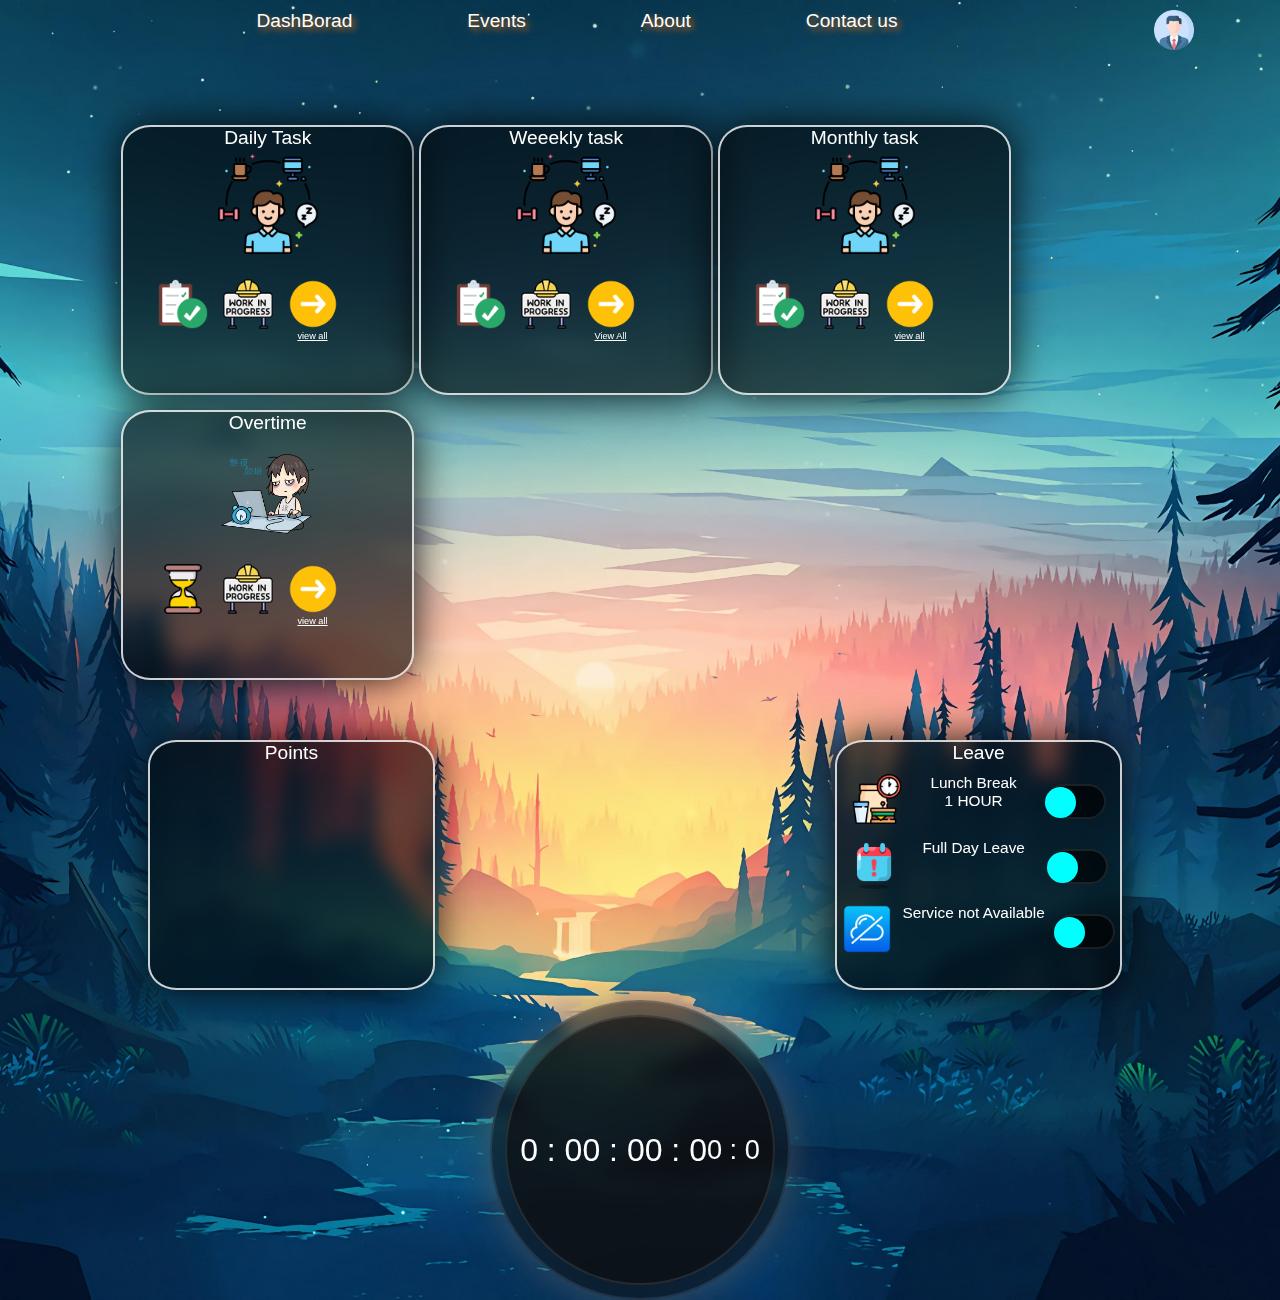
<file: pages/home.html>
<!DOCTYPE html>
<html lang="en">
<head>
    <meta charset="UTF-8">
    <meta name="viewport" content="width=device-width, initial-scale=1.0">
    <title>Job Performance</title>
    <link rel="stylesheet" href="/page style/home.css">
</head>
<body>
    <!-- nav bar same for all-->
    <header>
        <nav>
            <div class="logo">

            </div>
            <div class="pages">
                <ul>
                    <li><a href="/pages/index.html">DashBorad</a></li>
                    <li>Events</li>
                    <li>About</li>
                    <li><a href="/pages/contact us.html">Contact us</a></li>
                </ul>
            </div>
            <div class="profile">
                <img src="/profile.png" alt="" id="profile-img" class="profile-img" onmouseover="showSubmenu()" onmouseout="hideSubmenu()">
                <ul id="submenu" class="submenu">
                    <li><a href="#">Profile</a></li>
                    <li><a href="#">Tasks</a></li>
                    <li><a href="#">Office</a></li>
                </ul>
            </div>
        </nav>
    </header>
    <!-- nav end here-->
    <!--body start here for flex view-->
    <section class="tasksec">
        <div class="task">
            <div class="taskdetail">
<!--task details-->
                Daily Task
                <div><img src="/daily-tasks.png" alt="" class="png"></div>
                <div class="inside">
                    <div class="D1"><img src="/checklist.png" alt="" id="checklist" class="checklist"></div>
                    <div class="D1"><img src="/work-in-progress.png" alt="" id="progress" class="progress"></div>
                    <div class="D1"><img src="/arrow.png" alt="" id="arrow" class="arrow"><p>view all</p></div>
                </div>
            </div>
            <div class="taskdetail">
<!--task details--> Weeekly task

<div><img src="/daily-tasks.png" alt="" class="png"></div>
<div class="inside">
    <div class="D1"><img src="/checklist.png" alt="" id="checklist" class="checklist"></div>
    <div class="D1"><img src="/work-in-progress.png" alt="" id="progress" class="progress"></div>
    <div class="D1"><img src="/arrow.png" alt="" id="arrow" class="arrow"><p>View All</p></div>
</div>
            </div>
            <div class="taskdetail">
<!--task details-->Monthly task
<div><img src="/daily-tasks.png" alt="" class="png"></div>
<div class="inside">
    <div class="D1"><img src="/checklist.png" alt="" id="checklist" class="checklist"></div>
    <div class="D1"><img src="/work-in-progress.png" alt="" id="progress" class="progress"></div>
    <div class="D1"><img src="/arrow.png" alt="" id="arrow" class="arrow"><p>view all</p></div>
</div>
            </div>
            <div class="taskdetail">
<!--task details-->Overtime
<div><img src="/—Pngtree—day and night overtime expression_4554087.png" alt="" class="png"></div>
<div class="inside">
    <div class="D1"><img src="/hourglass.png" alt="" id="checklist" class="checklist"></div>
    <div class="D1"><img src="/work-in-progress.png" alt="" id="progress" class="progress"></div>
    <div class="D1"><img src="/arrow.png" alt="" id="arrow" class="arrow"><p>view all</p></div>
</div>
            </div>
        </div>
    </section>


    <section class="basic">
        <div class="function">
            <div class="points">
                <p>Points</p>
            </div>
            <div class="leave">
                <p>Leave</p>

                <div class="citeria">
                    <div class="c1"><img src="/other png/lunch-time.png" alt="" class="reason"></div>
                    <div class="c2"><p>Lunch Break <br> 1 HOUR</p></div>
                    <div class="c3"><input type="checkbox" id="lunch-time">
                    <label for="lunch-time" class="button"></label></div>
                </div>

                <div class="citeria">
                    <div class="c1"><img src="/other png/icons8-leave-64.png" alt="" class="reason"></div>
                    <div class="c2"><p>Full Day Leave</p></div>
                    <div class="c3"><input type="checkbox" id="full-day-leave">
                    <label for="full-day-leave" class="button"></label></div>
                </div>

                <div class="citeria">
                    <div class="c1"><img src="/other png/cloud-computing.png" alt="" class="reason"></div>
                    <div class="c2"><p>Service not Available</p></div>
                    <div class="c3"><input type="checkbox" id="Service-not-avalaible">
                    <label for="Service-not-avalaible" class="button"></label></div>
                </div>

            </div>
        </div>

    </section>

    <section class="stopwatch">
        <div class="watch">
            <div class="outer-circle">
                <div class="inner-circle">
                    <span class="text day"> 00 : </span>
                    <span class="text hour"> 00 : </span>
                    <span class="text minute"> 01 : </span>
                    <span class="text sec"> 47 :</span>
                    
                </div>
            </div>
        </div>
    </section>
</body>
<script src="/javascript pages/script.js"></script>
</html>
</file>
<file: page style/home.css>
*{
    margin: 0;
    padding: 0;
    box-sizing: border-box;
    font-family: sans-serif;
}

/* Style for navbar  same for all mostly*/
header{
    width: 100%;
}
nav{
    display: flex;
    justify-content: space-between;
    margin: 10px;
}
.pages{
    width: 60%;
}
.pages ul{
    display: flex;
    justify-content: space-around;
    list-style: none;
}

.pages ul li{
    cursor: pointer;
    font-size: 1.2rem;
    font-weight: 500;
    color: #fff;
    text-shadow: 3px 3px 6px rgb(206, 104, 20);
}


.pages ul li a{
    color: #fff;
    text-decoration: none;
}

.pages ul li:hover{
    scale: 1.1;
    transition: .5s;
}

.profile{
    width: 10%;
    height: 50px;
}
.profile-img{
    height: 40px;
    margin-left: 10px;
    cursor: pointer;
}
.profile-img:hover{
    scale: 1.1;
    transition: .5s;
}

.profile .submenu{
    list-style: none;
    visibility: hidden;
}
.profile .submenu li a{
    cursor: pointer;
    font-size: 1 rem;
    font-weight: 500;
    color: #fff;
    text-shadow: 3px 3px 6px rgb(206, 104, 20);
    text-decoration: none;
}

body{
    width: 100vw;
    height: auto;
    background: url(/wallpaperflare.com_wallpaper.jpg)no-repeat;
    background-position: center;
    background-size: cover;
    overflow-x: hidden;
}
/* till here most part is same*/

.tasksec{
    display: flex;
    justify-content: center;
    align-items: center;
}

.task{
    display: flex;
    flex-wrap:wrap;
    margin:0px;
    width: 100%;
    height: auto;
    margin-top: 30px;
    margin: 30px;
    padding: 20px;
    width: 85vw;
}

.taskdetail{
    width: 28%;
    min-width: 230px;
    max-width: 300px;
    margin-right: 0;
    background-color:transparent;
    margin-top: 5px;
    margin-left: 5px;
    margin-bottom: 10px;
    height: 30vh;
    min-height: 220px;
    border-radius: 10%;
    cursor: pointer;
    background: rgba(0, 0, 0, 0.6);
    backdrop-filter: blur(10px);
    box-shadow: 0 0 40px rgba(0, 0, 0, 0.9);
    border:2px solid rgba(255, 255, 255, 0.8);
    text-align: center;
    text-shadow: #fff;
    font-size: 1.2em;
    color: #fff;
    font-weight: 500;
}

.inside{
    display: flex;
    width: 250px;
    height: 100px;
    font-size: .5em;
    justify-content: space-evenly;
    padding: 20px;
}



.png{
    width: 100px;
    margin-top: 5px;
}

.D1{

    text-align: center;
    font-size: .8em;
    width: 50px;
    border-radius: 20%;
}

.D1 img{
    width: 50px;
}

.png:hover{
    scale: 1.2;
}

.D1 p{
    font-size: 1.2em;
    color: #fff;
    text-decoration: underline;
}

.D1 p:hover{
    color: aqua;
    scale: 1.1;
}
.D1 img:hover{
    scale: 1.1;
}

.arrow{
    width: 50px;
}
.arrow:hover{
    scale: 1.1;
    transition: .5s;
}
.taskdetail:hover{
    scale: 1.2;
    z-index: 5;
    transition: .5s;
    color: aqua;
}

  
@media screen and (max-width: 640px) {
    .task {
      margin: 0px;
      padding: 10px;
    }
    .taskdetail{
        margin-left: 5px;
    }
    body{
        height: auto;
    }
    .outer-circle{
        position: relative;
        top: -50px;
        z-index: -5;
    }
  }


  
@media screen and (max-width: 725px) {
    .task {
      margin: 0px;
    }
    .taskdetail{
        margin-left: 0;
    }
    body{
        height: auto;
    }
    .outer-circle{
        position: relative;
        top: -50px;
        z-index: -5;
    }
  }


  @media screen and (max-width: 620px) {
    .task {
    margin-left:30px;
    margin-right: 30px
    }
    .taskdetail{
        margin-left: 70px;
    }
    body{
        height: auto;
    }
    .outer-circle{
        position: relative;
        top: -5px;
        z-index: -5;
    }
    .watch:hover{
        z-index: 4;
        scale: 1.2;
        cursor: pointer;
    
        .outer-circle:hover{
            z-index: 4;
        scale: 1.2;
        cursor: pointer;
        }
      }
    
  }



  @media only screen 
and (min-device-width : 768px) 
and (max-device-width : 1024px) {
    .outer-circle{
        position: relative;
        top: -250px;
        z-index: -5;
    }
    .outer-circle:hover{
        scale: 1.2;
        z-index: 4;
    }
    .leave{
        margin-left: 25px;
    }
  }
 



.basic{
    display: flex;
    justify-content: center;
    align-items: center;
}

.function{
    display: flex;
    justify-content: space-between;
    width: 80%;
    flex-wrap: wrap;
}


.leave{
    width: 28%;
    min-width: 230px;
    max-width: 300px;
    background: rgba(0, 0, 0, 0.6);
    backdrop-filter: blur(10px);
    box-shadow: 0 0 40px rgba(0, 0, 0, 0.9);
    border:2px solid rgba(255, 255, 255, 0.8);
    text-align: center;
    text-shadow: #fff;
    font-size: 1.2em;
    color: #fff;
    font-weight: 500;
    height:250px ;
    border-radius: 10%;
    margin-right: 30px;
    cursor: pointer;
}

.leave:hover{
    scale: 1.2;
    z-index: 5;
    transition: .5s;
    color: aqua;
}

.leave p:hover{
    color: aqua;
    scale: 1.2;
}

.points{
    width: 28%;
    min-width: 230px;
    max-width: 300px;
    background: rgba(0, 0, 0, 0.6);
    backdrop-filter: blur(10px);
    box-shadow: 0 0 40px rgba(0, 0, 0, 0.9);
    border:2px solid rgba(255, 255, 255, 0.8);
    text-align: center;
    text-shadow: #fff;
    font-size: 1.2em;
    color: #fff;
    font-weight: 500;
    height:250px ;
    border-radius: 10%;
    margin-left: 20px;
    cursor: pointer;
}

.points:hover{
    scale: 1.2;
    z-index: 5;
    transition: .5s;
    color: aqua;
}

.points p:hover{
    color: aqua;
    scale: 1.2;
}
/*button styling*/

.citeria{
    display: flex;
    justify-content: space-around;
    margin-top: 10px;
    margin-bottom: 10px;
}

.c3{
    display: flex;
    align-items: center;
    justify-content: center;
}


.button{
    background-color: #fff;
    width: 60px;
    height: 35px;
    border-radius: 200px;
    cursor: pointer;
    position: relative;
    transition: .2s;
    background: rgba(0, 0, 0, 0.2);
    backdrop-filter: blur(10px);
    box-shadow: 0 0 40px rgba(0, 0, 0, 0.2);
    border:2px solid rgba(255, 255, 255, 0.1);
    text-align: center;
    text-shadow: #fff;
}

.button::before{
    position: absolute;
    right: 28px;
    content: '';
    background-color: aqua;
    width: 31px;
    height: 31px;
    border-radius: 200px;
    margin-top: 1px;
    transition: .2s;
}

input:checked  + .button{
    background-color: #20096dd3;
}

input:checked + .button::before{
    transform: translateX(28px);
}

.c3 input{
    display: none;
}

.reason{
    width: 50px;
}

.reason:hover{
    scale: 1.1;
    z-index: 3;
}

.c2 p{
    text-align: center;
    font-size: .8em;
    display: flex;
    align-items: center;
    justify-content: center;
    color: #fff;
    top: 20px;
}

.c2 p:hover{
    color: aqua;
    scale: 1.1;
    text-decoration: underline;
}


/*stopwatch styling*/


.watch{
    display: flex;
    align-items: center;
    justify-content: center;
    margin-top: 10px;
    cursor: pointer;
}
.outer-circle{
    width: 300px;
    height: 300px;
    border-radius: 50%;
    background: rgba(20, 19, 19, 0.529);
    backdrop-filter: blur(10px);
    box-shadow: 0 0 40px rgba(111, 110, 110, 0.581);
    border:2px solid rgba(255, 255, 255, 0.1);
    display: flex;
    justify-content: center;
    align-items: center;
}

.outer-circle:hover{
    scale: 1.2;
    z-index: 4;
    cursor: pointer;
}


.inner-circle{
    width: 270px;
    height: 270px;
    border-radius: 50%;
    background: rgba(0, 0, 0, 0.279);
    backdrop-filter: blur(10px);
    box-shadow: 0 0 40px rgba(0, 0, 0, 0.2);
    border:2px solid rgba(255, 255, 255, 0.1);
    display: flex;
    align-items: center;
    justify-content: center;
}

.laps{
    height: 300px;
    overflow: auto;
}

.text{
    color: #fff;
    font-size: 2em;
    font-weight: 500;
}

.sec{
    font-size: 1.7rem;
}
.msec{
    font-size: 1.2em;
    top: -5px;
    position: relative;
}
</file>
